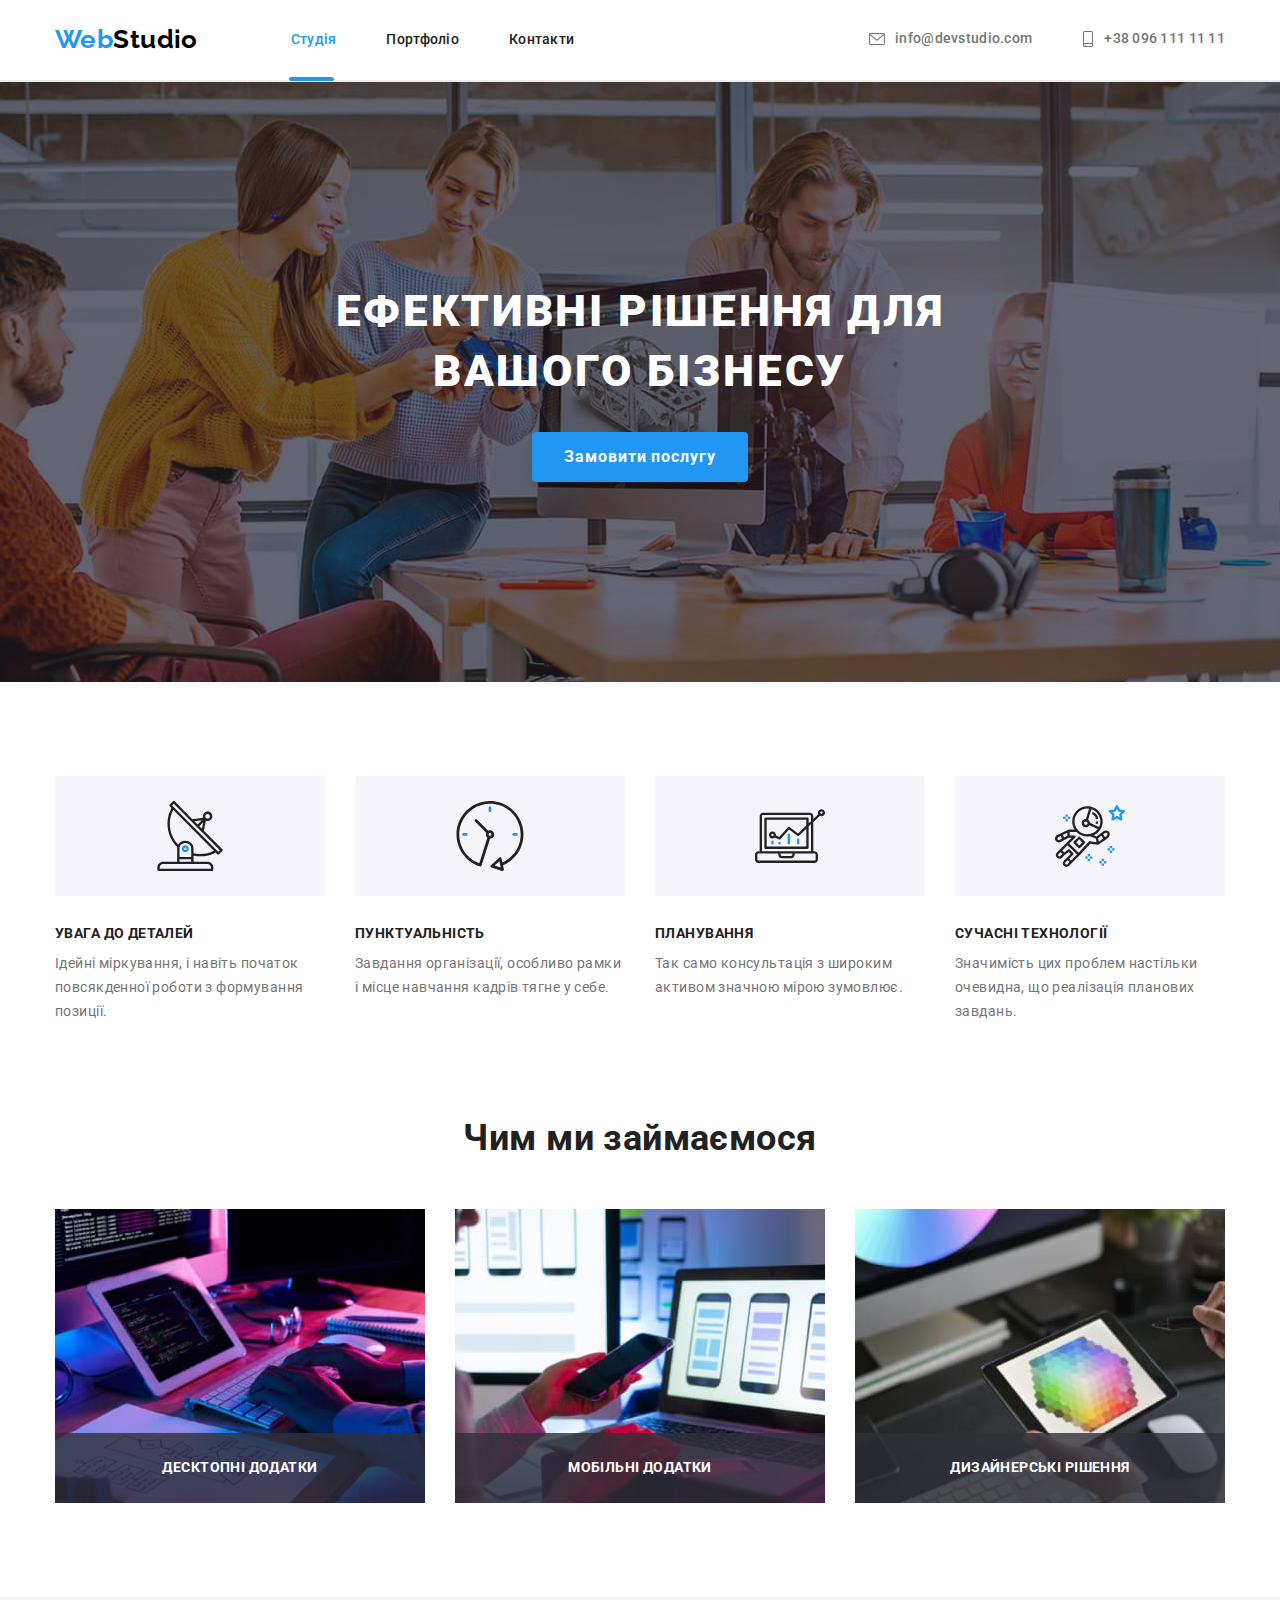
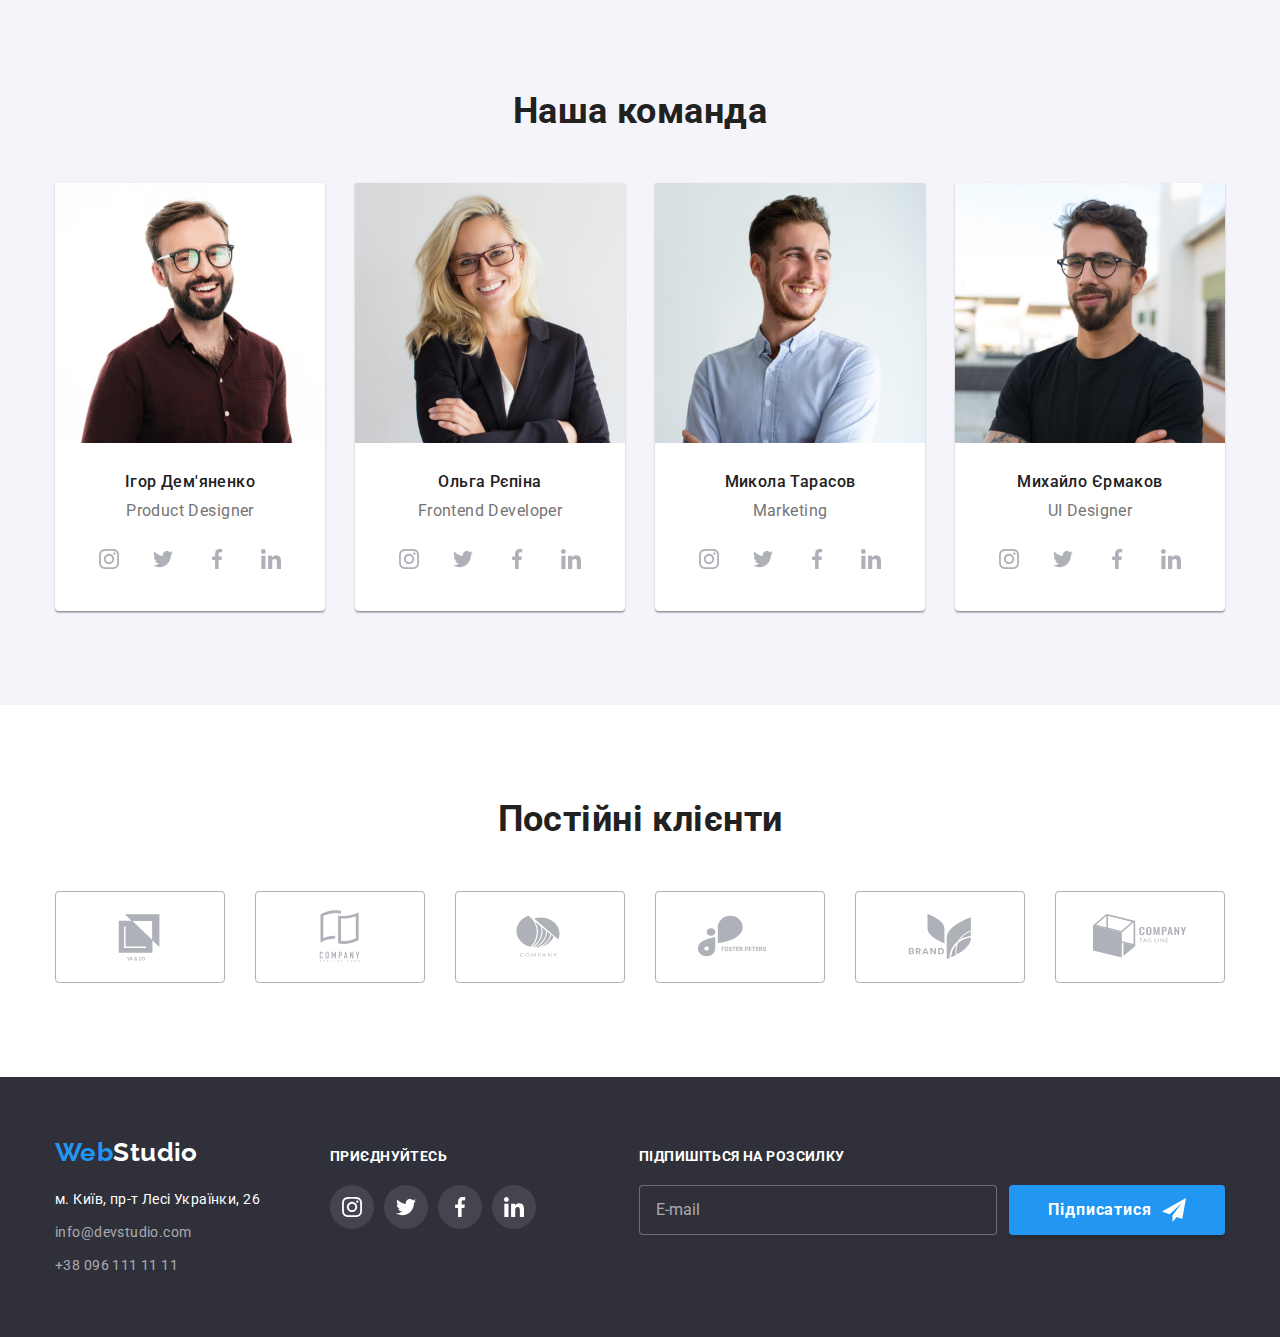
<file: index.html>
<!DOCTYPE html>
<html lang="uk">
  <head>
    <meta charset="UTF-8" />
    <meta http-equiv="X-UA-Compatible" content="IE=edge" />
    <meta name="viewport" content="width=device-width, initial-scale=1.0" />
    <title>Web Studio</title>
    <link rel="preconnect" href="https://fonts.googleapis.com" />
    <link rel="preconnect" href="https://fonts.gstatic.com" crossorigin />
    <link
      href="https://fonts.googleapis.com/css2?family=Raleway:wght@700&family=Roboto:wght@400;500;700;900&display=swap"
      rel="stylesheet"
    />
    <link
      rel="stylesheet"
      href="https://cdnjs.cloudflare.com/ajax/libs/modern-normalize/1.1.0/modern-normalize.min.css"
    />
    <link rel="stylesheet" href="./css/styles.css" />
  </head>
  <body>
    <header class="header">
      <div class="container header-container">
        <nav class="header-navigation">
          <a class="header-logo link" href="./index.html"><span class="accent">Web</span>Studio</a>
          <ul class="header-list list">
            <li class="header-item">
              <a class="header-link link current" href="./index.html">Студія</a>
            </li>
            <li class="header-item">
              <a class="header-link link" href="./portfolio.html">Портфоліо</a>
            </li>
            <li class="header-item">
              <a class="header-link link" href="">Контакти</a>
            </li>
          </ul>
        </nav>
        <ul class="header-list list header-contacts">
          <li class="header-item">
            <a class="header-mail link" href="mailto:info@devstudio.com">
              <svg class="header-envelope" width="16" height="12">
                <use href="./images/icons.svg#icon-envelope"></use>
              </svg>
              info@devstudio.com
            </a>
          </li>
          <li class="header-item">
            <a class="header-tel link" href="tel:+380961111111">
              <svg class="header-smartphone" width="12" height="16">
                <use href="./images/icons.svg#icon-smartphone"></use>
              </svg>
              +38 096 111 11 11
            </a>
          </li>
        </ul>
      </div>
    </header>
    <div class="line"></div>
    <main>
      <section class="hat">
        <div class="container">
          <h1 class="hat-title">Ефективні рішення для вашого бізнесу</h1>
          <button data-modal-open class="hat-btn" type="button">Замовити послугу</button>
          <div class="backdrop is-hidden" data-modal>
            <div class="modal">
              <button data-modal-close class="modal-close-btn">
                <svg class="modal-close-icon" width="18" height="18">
                  <use href="./images/icons.svg#close-icon"></use>
                </svg>
              </button>
              <p class="modal-text">Залиште свої дані, ми вам передзвонимо</p>
              <form class="modal-form">
                <label for="user-name" class="modal-label">
                  <span class="modal-label-text">Ім'я</span>
                  <div class="form-field">
                    <input
                      type="text"
                      class="modal-input"
                      name="user-name"
                      id="user-name"
                      required
                    />
                    <svg class="modal-black-icon" width="18" height="18">
                      <use href="./images/icons.svg#black-person-icon"></use>
                    </svg>
                  </div>
                </label>
                <label for="user-tel" class="modal-label">
                  <span class="modal-label-text">Телефон</span>
                  <div class="form-field">
                    <input type="tel" class="modal-input" name="user-tel" id="user-tel" required />
                    <svg class="modal-black-icon" width="18" height="18">
                      <use href="./images/icons.svg#black-phone-icon"></use>
                    </svg>
                  </div>
                </label>
                <label for="user-email" class="modal-label">
                  <span class="modal-label-text">Пошта</span>
                  <div class="form-field">
                    <input
                      type="email"
                      class="modal-input"
                      name="user-email"
                      id="user-email"
                      required
                    />
                    <svg class="modal-black-icon" width="18" height="18">
                      <use href="./images/icons.svg#black-email-icon"></use>
                    </svg>
                  </div>
                </label>
                <label class="modal-comment-label">
                  <span class="modal-label-text">Коментар</span>
                  <textarea
                    class="modal-comment"
                    name="feedback"
                    rows="5"
                    placeholder="Введіть текст"
                  ></textarea>
                </label>
                <div class="checkbox-container">
                  <input
                    type="checkbox"
                    class="input-check visually-hidden"
                    name="privacy"
                    value="true"
                    id="privacy"
                    required
                  />
                  <label for="privacy" class="check-text">
                    <span>
                      <svg class="features-item-icon" width="16" height="15">
                        <use href="./images/icons.svg#icon-check"></use>
                      </svg>
                    </span>
                    Погоджуюся з розсилкою та приймаю
                    <a
                      class="modal-link"
                      href=""
                      target="_blank"
                      rel="noopener noreferrer nofollow"
                    >
                      Умови договору</a
                    >
                  </label>
                </div>
                <button type="submit" class="modal-submit-btn">Відправити</button>
              </form>
            </div>
          </div>
        </div>
      </section>
      <section class="features section">
        <div class="container">
          <h2 class="visually-hidden">Переваги</h2>
          <ul class="features-list list">
            <li class="features-item">
              <div class="features-block">
                <svg class="features-item-icon" width="70" height="70">
                  <use href="./images/icons.svg#icon-antenna"></use>
                </svg>
              </div>
              <h3 class="features-subtitle">Увага до деталей</h3>
              <p class="features-text">
                Ідейні міркування, і навіть початок повсякденної роботи з формування позиції.
              </p>
            </li>
            <li class="features-item">
              <div class="features-block">
                <svg class="features-item-icon" width="70" height="70">
                  <use href="./images/icons.svg#icon-clock"></use>
                </svg>
              </div>
              <h3 class="features-subtitle">Пунктуальність</h3>
              <p class="features-text">
                Завдання організації, особливо рамки і місце навчання кадрів тягне у себе.
              </p>
            </li>
            <li class="features-item">
              <div class="features-block">
                <svg class="features-item-icon" width="70" height="70">
                  <use href="./images/icons.svg#icon-diagram"></use>
                </svg>
              </div>
              <h3 class="features-subtitle">Планування</h3>
              <p class="features-text">
                Так само консультація з широким активом значною мірою зумовлює.
              </p>
            </li>
            <li class="features-item">
              <div class="features-block">
                <svg class="features-item-icon" width="70" height="70">
                  <use href="./images/icons.svg#icon-astronaut"></use>
                </svg>
              </div>
              <h3 class="features-subtitle">Сучасні технології</h3>
              <p class="features-text">
                Значимість цих проблем настільки очевидна, що реалізація планових завдань.
              </p>
            </li>
          </ul>
        </div>
      </section>
      <section class="tasks section">
        <div class="container">
          <h2 class="tasks-title">Чим ми займаємося</h2>
          <ul class="tasks-list list">
            <li class="tasks-item">
              <img src="./images/about-img-1.jpg" alt="technology" width="370" height="294" />
              <p class="tasks-text">Десктопні додатки</p>
            </li>
            <li class="tasks-item">
              <img src="./images/about-img-2.jpg" alt="technology" width="370" height="294" />
              <p class="tasks-text">Мобільні додатки</p>
            </li>
            <li class="tasks-item">
              <img src="./images/about-img-3.jpg" alt="technology" width="370" height="294" />
              <p class="tasks-text">Дизайнерські рішення</p>
            </li>
          </ul>
        </div>
      </section>
      <section class="team section">
        <div class="container">
          <h2 class="team-title">Наша команда</h2>
          <ul class="team-list list">
            <li class="team-item">
              <img src="./images/person-img-1.jpg" alt="team" width="270" height="260" />
              <div class="team-content">
                <h3 class="team-member">Ігор Дем'яненко</h3>
                <p class="team-text">Product Designer</p>

                <ul class="soc-links-list list">
                  <li class="soc-links-item">
                    <a class="team-soc-links link" href="">
                      <svg class="team-soc-links-svg" width="20" height="20">
                        <use href="./images/icons.svg#icon-instagram"></use>
                      </svg>
                    </a>
                  </li>
                  <li class="soc-links-item">
                    <a class="team-soc-links link" href="">
                      <svg class="team-soc-links-svg" width="20" height="20">
                        <use href="./images/icons.svg#icon-twitter"></use>
                      </svg>
                    </a>
                  </li>
                  <li class="soc-links-item">
                    <a class="team-soc-links link" href="">
                      <svg class="team-soc-links-svg" width="20" height="20">
                        <use href="./images/icons.svg#icon-facebook"></use>
                      </svg>
                    </a>
                  </li>
                  <li class="soc-links-item">
                    <a class="team-soc-links link" href="">
                      <svg class="team-soc-links-svg" width="20" height="20">
                        <use href="./images/icons.svg#icon-linkedin"></use>
                      </svg>
                    </a>
                  </li>
                </ul>
              </div>
            </li>
            <li class="team-item">
              <img src="./images/person-img-2.jpg" alt="team" width="270" height="260" />
              <div class="team-content">
                <h3 class="team-member">Ольга Рєпіна</h3>
                <p class="team-text">Frontend Developer</p>

                <ul class="soc-links-list list">
                  <li class="soc-links-item">
                    <a class="team-soc-links link" href="">
                      <svg class="team-soc-links-svg" width="20" height="20">
                        <use href="./images/icons.svg#icon-instagram"></use>
                      </svg>
                    </a>
                  </li>
                  <li class="soc-links-item">
                    <a class="team-soc-links link" href="">
                      <svg class="team-soc-links-svg" width="20" height="20">
                        <use href="./images/icons.svg#icon-twitter"></use>
                      </svg>
                    </a>
                  </li>
                  <li class="soc-links-item">
                    <a class="team-soc-links link" href="">
                      <svg class="team-soc-links-svg" width="20" height="20">
                        <use href="./images/icons.svg#icon-facebook"></use>
                      </svg>
                    </a>
                  </li>
                  <li class="soc-links-item">
                    <a class="team-soc-links link" href="">
                      <svg class="team-soc-links-svg" width="20" height="20">
                        <use href="./images/icons.svg#icon-linkedin"></use>
                      </svg>
                    </a>
                  </li>
                </ul>
              </div>
            </li>
            <li class="team-item">
              <img src="./images/person-img-3.jpg" alt="team" width="270" height="260" />
              <div class="team-content">
                <h3 class="team-member">Микола Тарасов</h3>
                <p class="team-text">Marketing</p>

                <ul class="soc-links-list list">
                  <li class="soc-links-item">
                    <a class="team-soc-links link" href="">
                      <svg class="team-soc-links-svg" width="20" height="20">
                        <use href="./images/icons.svg#icon-instagram"></use>
                      </svg>
                    </a>
                  </li>
                  <li class="soc-links-item">
                    <a class="team-soc-links link" href="">
                      <svg class="team-soc-links-svg" width="20" height="20">
                        <use href="./images/icons.svg#icon-twitter"></use>
                      </svg>
                    </a>
                  </li>
                  <li class="soc-links-item">
                    <a class="team-soc-links link" href="">
                      <svg class="team-soc-links-svg" width="20" height="20">
                        <use href="./images/icons.svg#icon-facebook"></use>
                      </svg>
                    </a>
                  </li>
                  <li class="soc-links-item">
                    <a class="team-soc-links link" href="">
                      <svg class="team-soc-links-svg" width="20" height="20">
                        <use href="./images/icons.svg#icon-linkedin"></use>
                      </svg>
                    </a>
                  </li>
                </ul>
              </div>
            </li>
            <li class="team-item">
              <img src="./images/person-img-4.jpg" alt="team" width="270" height="260" />
              <div class="team-content">
                <h3 class="team-member">Михайло Єрмаков</h3>
                <p class="team-text">UI Designer</p>

                <ul class="soc-links-list list">
                  <li class="soc-links-item">
                    <a class="team-soc-links link" href="">
                      <svg class="team-soc-links-svg" width="20" height="20">
                        <use href="./images/icons.svg#icon-instagram"></use>
                      </svg>
                    </a>
                  </li>
                  <li class="soc-links-item">
                    <a class="team-soc-links link" href="">
                      <svg class="team-soc-links-svg" width="20" height="20">
                        <use href="./images/icons.svg#icon-twitter"></use>
                      </svg>
                    </a>
                  </li>
                  <li class="soc-links-item">
                    <a class="team-soc-links link" href="">
                      <svg class="team-soc-links-svg" width="20" height="20">
                        <use href="./images/icons.svg#icon-facebook"></use>
                      </svg>
                    </a>
                  </li>
                  <li class="soc-links-item">
                    <a class="team-soc-links link" href="">
                      <svg class="team-soc-links-svg" width="20" height="20">
                        <use href="./images/icons.svg#icon-linkedin"></use>
                      </svg>
                    </a>
                  </li>
                </ul>
              </div>
            </li>
          </ul>
        </div>
      </section>
      <section class="clients section">
        <div class="container">
          <h2 class="clients-title">Постійні клієнти</h2>
          <ul class="clients-list list">
            <li class="clients-item">
              <a class="clients-link link" href="">
                <svg class="clients-svg" width="106" height="60">
                  <use href="./images/icons.svg#icon-logo"></use>
                </svg>
              </a>
            </li>
            <li class="clients-item">
              <a class="clients-link link" href="">
                <svg class="clients-svg" width="106" height="60">
                  <use href="./images/icons.svg#icon-logo-1"></use>
                </svg>
              </a>
            </li>
            <li class="clients-item">
              <a class="clients-link link" href="">
                <svg class="clients-svg" width="106" height="60">
                  <use href="./images/icons.svg#icon-logo-2"></use>
                </svg>
              </a>
            </li>
            <li class="clients-item">
              <a class="clients-link link" href="">
                <svg class="clients-svg" width="106" height="60">
                  <use href="./images/icons.svg#icon-logo-3"></use>
                </svg>
              </a>
            </li>
            <li class="clients-item">
              <a class="clients-link link" href="">
                <svg class="clients-svg" width="106" height="60">
                  <use href="./images/icons.svg#icon-logo-4"></use>
                </svg>
              </a>
            </li>
            <li class="clients-item">
              <a class="clients-link link" href="">
                <svg class="clients-svg" width="106" height="60">
                  <use href="./images/icons.svg#icon-logo-5"></use>
                </svg>
              </a>
            </li>
          </ul>
        </div>
      </section>
    </main>
    <footer class="footer">
      <div class="container footer-container">
        <div>
          <a class="footer-logo link" href="./index.html"><span class="accent">Web</span>Studio</a>
          <address class="footer-address">
            <ul class="footer-list list">
              <li class="footer-item">
                <a
                  class="footer-maps link"
                  href="https://goo.gl/maps/TCmqXBRyPnhUiUE29"
                  target="_blank"
                  rel="noopener noreferrer nofollow"
                >
                  м. Київ, пр-т Лесі Українки, 26
                </a>
              </li>
              <li class="footer-item">
                <a class="footer-mail link" href="mailto:info@devstudio.com">info@devstudio.com</a>
              </li>
              <li class="footer-item">
                <a class="footer-tel link" href="tel:+380961111111">+38 096 111 11 11</a>
              </li>
            </ul>
          </address>
        </div>
        <div class="soc-links">
          <p class="links-text">приєднуйтесь</p>
          <ul class="soc-links-list list">
            <li class="soc-links-item">
              <a class="footer-soc-links link" href="">
                <svg class="footer-soc-links-svg" width="20" height="20">
                  <use href="./images/icons.svg#icon-instagram"></use>
                </svg>
              </a>
            </li>
            <li class="soc-links-item">
              <a class="footer-soc-links link" href="">
                <svg class="footer-soc-links-svg" width="20" height="20">
                  <use href="./images/icons.svg#icon-twitter"></use>
                </svg>
              </a>
            </li>
            <li class="soc-links-item">
              <a class="footer-soc-links link" href="">
                <svg class="footer-soc-links-svg" width="20" height="20">
                  <use href="./images/icons.svg#icon-facebook"></use>
                </svg>
              </a>
            </li>
            <li class="soc-links-item">
              <a class="footer-soc-links link" href="">
                <svg class="footer-soc-links-svg" width="20" height="20">
                  <use href="./images/icons.svg#icon-linkedin"></use>
                </svg>
              </a>
            </li>
          </ul>
        </div>
        <form class="subscribe">
          <p class="subscribe-text">Підпишіться на розсилку</p>
          <div class="subscribe-submit-items">
            <label for="user-email">
              <input
                class="email-input"
                type="email"
                placeholder="E-mail"
                name="user-email"
                id="user-email"
                required
              />
            </label>
            <button class="subscribe-submit-btn" type="submit">
              Підписатися
              <svg class="send-icon" width="24" height="24">
                <use href="./images/icons.svg#icon-send"></use>
              </svg>
            </button>
          </div>
        </form>
      </div>
    </footer>
    <script src="./js/modal.js"></script>
  </body>
</html>
</file>
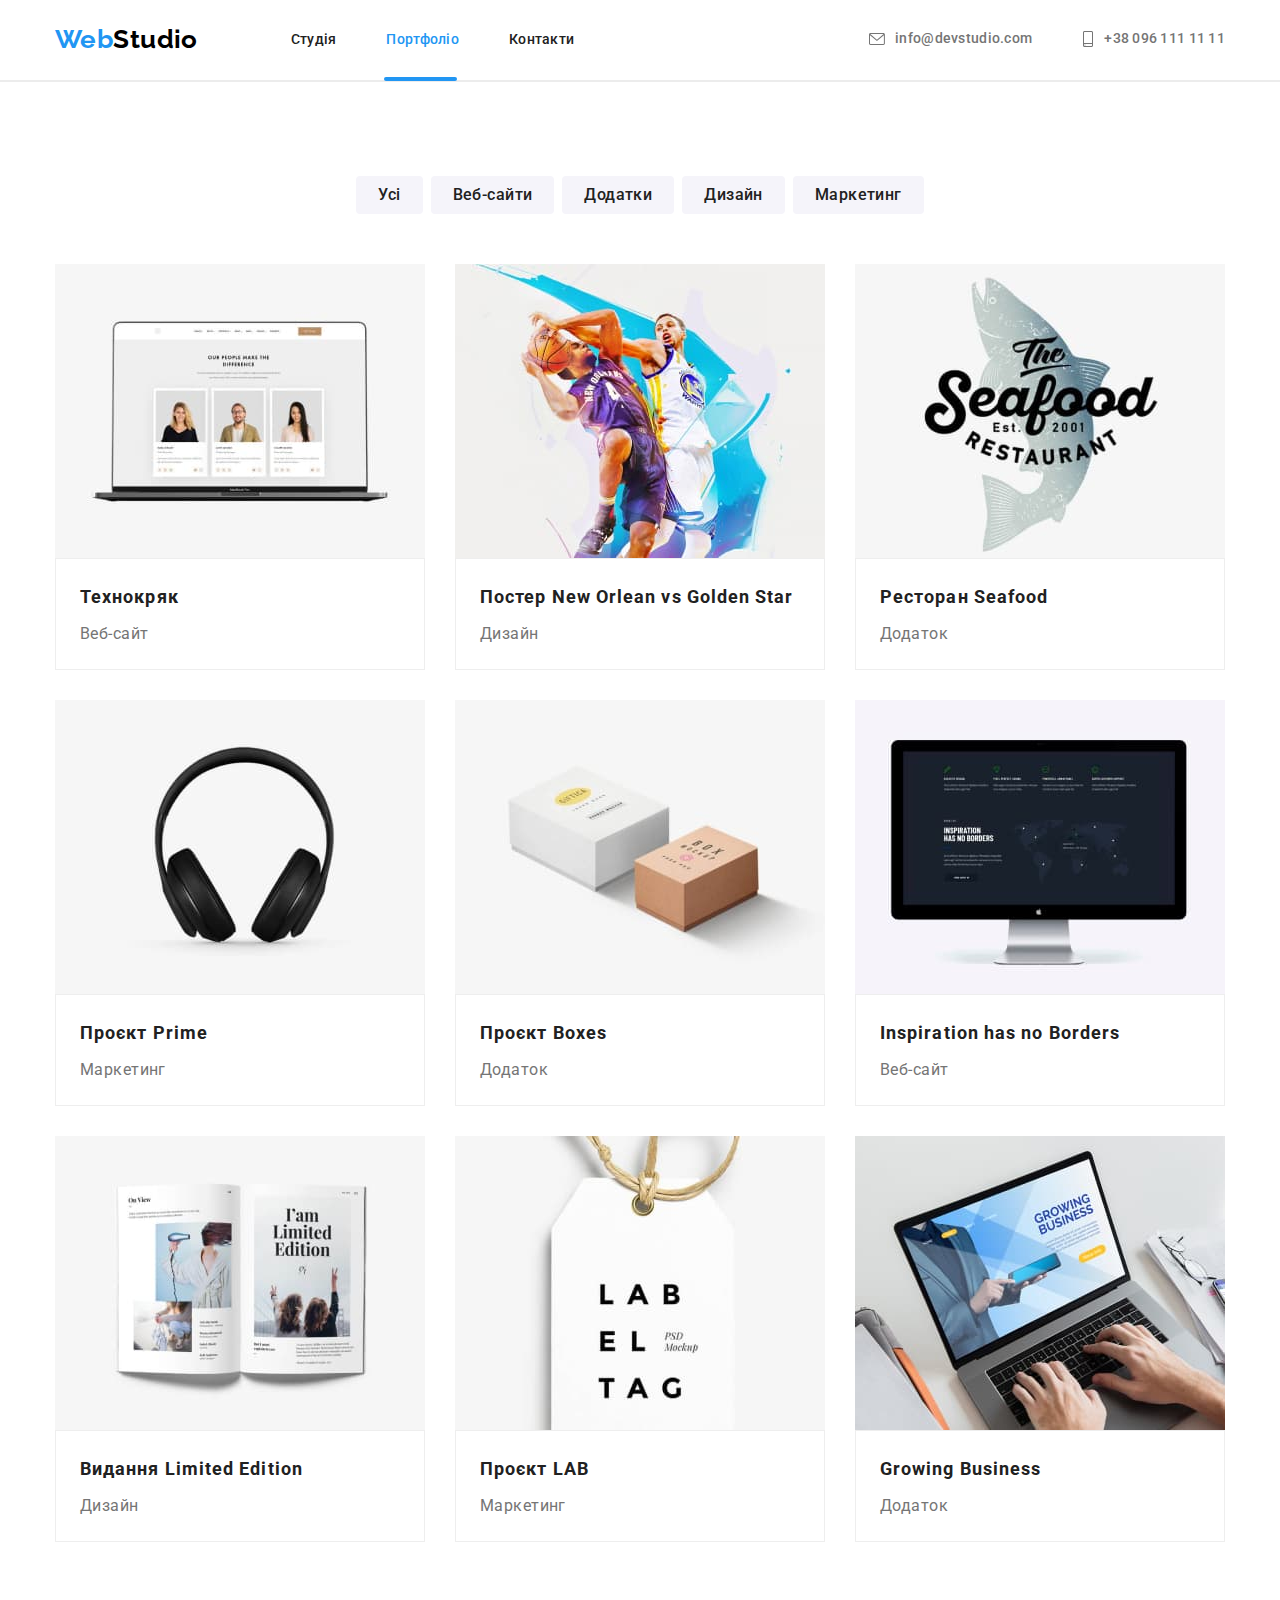
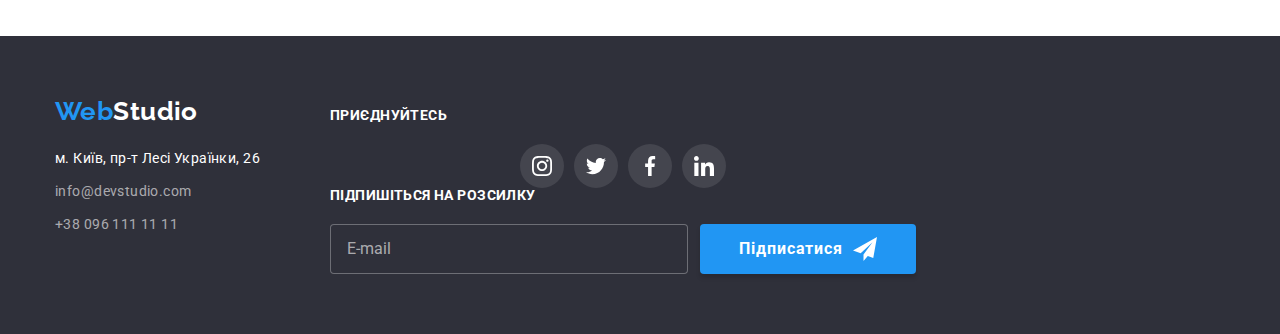
<file: portfolio.html>
<!DOCTYPE html>
<html lang="uk">
  <head>
    <meta charset="UTF-8" />
    <meta http-equiv="X-UA-Compatible" content="IE=edge" />
    <meta name="viewport" content="width=device-width, initial-scale=1.0" />
    <title>Web Studio</title>
    <link rel="preconnect" href="https://fonts.googleapis.com" />
    <link rel="preconnect" href="https://fonts.gstatic.com" crossorigin />
    <link
      href="https://fonts.googleapis.com/css2?family=Raleway:wght@700&family=Roboto:wght@400;500;700;900&display=swap"
      rel="stylesheet"
    />
    <link
      rel="stylesheet"
      href="https://cdnjs.cloudflare.com/ajax/libs/modern-normalize/1.1.0/modern-normalize.min.css"
    />
    <link rel="stylesheet" href="./css/styles.css" />
  </head>
  <body>
    <header class="header">
      <div class="container header-container">
        <nav class="header-navigation">
          <a class="header-logo link" href="./index.html"><span class="accent">Web</span>Studio</a>
          <ul class="header-list list">
            <li class="header-item">
              <a class="header-link link" href="./index.html">Студія</a>
            </li>
            <li class="header-item">
              <a class="header-link link current" href="./portfolio.html">Портфоліо</a>
            </li>
            <li class="header-item">
              <a class="header-link link" href="">Контакти</a>
            </li>
          </ul>
        </nav>
        <ul class="header-list list header-contacts">
          <li class="header-item">
            <a class="header-mail link" href="mailto:info@devstudio.com">
              <svg class="header-envelope" width="16" height="12">
                <use href="./images/icons.svg#icon-envelope"></use>
              </svg>
              info@devstudio.com
            </a>
          </li>
          <li class="header-item">
            <a class="header-tel link" href="tel:+380961111111">
              <svg class="header-smartphone" width="12" height="16">
                <use href="./images/icons.svg#icon-smartphone"></use>
              </svg>
              +38 096 111 11 11
            </a>
          </li>
        </ul>
      </div>
    </header>
    <main>
      <div class="line"></div>
      <section class="portfolio section">
        <div class="container">
          <h1 class="visually-hidden">Портфоліо</h1>
          <ul class="buttons-list list">
            <li class="buttons-item">
              <button class="btn" type="button">Усі</button>
            </li>
            <li class="buttons-item">
              <button class="btn" type="button">Веб-сайти</button>
            </li>
            <li class="buttons-item">
              <button class="btn" type="button">Додатки</button>
            </li>
            <li class="buttons-item">
              <button class="btn" type="button">Дизайн</button>
            </li>
            <li class="buttons-item">
              <button class="btn" type="button">Маркетинг</button>
            </li>
          </ul>
          <ul class="portfolio-list list">
            <li class="portfolio-item">
              <a class="portfolio-link link" href="">
                <div class="portfolio-top-wrap">
                  <img
                    src="./images/portfolio-img-1.jpg"
                    alt="portfolio"
                    width="370"
                    height="294"
                  />
                  <p class="portfolio-top-text">
                    Ресурс пропонує комплексні пропозиції з різним рівнем функціоналу та сервісів.
                    Все це дозволить відвідувачу отримати вичерпні відомості про компанію чи
                    приватну особу.
                  </p>
                </div>
                <div class="portfolio-content">
                  <h2 class="portfolio-title">Технокряк</h2>
                  <p class="portfolio-text">Веб-сайт</p>
                </div>
              </a>
            </li>
            <li class="portfolio-item">
              <a class="portfolio-link link" href="">
                <div class="portfolio-top-wrap">
                  <img
                    src="./images/portfolio-img-2.jpg"
                    alt="portfolio"
                    width="370"
                    height="294"
                  />
                  <p class="portfolio-top-text">
                    Ресурс пропонує комплексні пропозиції з різним рівнем функціоналу та сервісів.
                    Все це дозволить відвідувачу отримати вичерпні відомості про компанію чи
                    приватну особу.
                  </p>
                </div>
                <div class="portfolio-content">
                  <h2 class="portfolio-title">Постер New Orlean vs Golden Star</h2>
                  <p class="portfolio-text">Дизайн</p>
                </div>
              </a>
            </li>
            <li class="portfolio-item">
              <a class="portfolio-link link" href="">
                <div class="portfolio-top-wrap">
                  <img
                    src="./images/portfolio-img-3.jpg"
                    alt="portfolio"
                    width="370"
                    height="294"
                  />
                  <p class="portfolio-top-text">
                    Ресурс пропонує комплексні пропозиції з різним рівнем функціоналу та сервісів.
                    Все це дозволить відвідувачу отримати вичерпні відомості про компанію чи
                    приватну особу.
                  </p>
                </div>
                <div class="portfolio-content">
                  <h2 class="portfolio-title">Ресторан Seafood</h2>
                  <p class="portfolio-text">Додаток</p>
                </div>
              </a>
            </li>
            <li class="portfolio-item">
              <a class="portfolio-link link" href="">
                <div class="portfolio-top-wrap">
                  <img
                    src="./images/portfolio-img-4.jpg"
                    alt="portfolio"
                    width="370"
                    height="294"
                  />
                  <p class="portfolio-top-text">
                    Ресурс пропонує комплексні пропозиції з різним рівнем функціоналу та сервісів.
                    Все це дозволить відвідувачу отримати вичерпні відомості про компанію чи
                    приватну особу.
                  </p>
                </div>
                <div class="portfolio-content">
                  <h2 class="portfolio-title">Проєкт Prime</h2>
                  <p class="portfolio-text">Маркетинг</p>
                </div>
              </a>
            </li>
            <li class="portfolio-item">
              <a class="portfolio-link link" href="">
                <div class="portfolio-top-wrap">
                  <img
                    src="./images/portfolio-img-5.jpg"
                    alt="portfolio"
                    width="370"
                    height="294"
                  />
                  <p class="portfolio-top-text">
                    Ресурс пропонує комплексні пропозиції з різним рівнем функціоналу та сервісів.
                    Все це дозволить відвідувачу отримати вичерпні відомості про компанію чи
                    приватну особу.
                  </p>
                </div>
                <div class="portfolio-content">
                  <h2 class="portfolio-title">Проєкт Boxes</h2>
                  <p class="portfolio-text">Додаток</p>
                </div>
              </a>
            </li>
            <li class="portfolio-item">
              <a class="portfolio-link link" href="">
                <div class="portfolio-top-wrap">
                  <img
                    src="./images/portfolio-img-6.jpg"
                    alt="portfolio"
                    width="370"
                    height="294"
                  />
                  <p class="portfolio-top-text">
                    Ресурс пропонує комплексні пропозиції з різним рівнем функціоналу та сервісів.
                    Все це дозволить відвідувачу отримати вичерпні відомості про компанію чи
                    приватну особу.
                  </p>
                </div>
                <div class="portfolio-content">
                  <h2 class="portfolio-title">Inspiration has no Borders</h2>
                  <p class="portfolio-text">Веб-сайт</p>
                </div>
              </a>
            </li>
            <li class="portfolio-item">
              <a class="portfolio-link link" href="">
                <div class="portfolio-top-wrap">
                  <img
                    src="./images/portfolio-img-7.jpg"
                    alt="portfolio"
                    width="370"
                    height="294"
                  />
                  <p class="portfolio-top-text">
                    Ресурс пропонує комплексні пропозиції з різним рівнем функціоналу та сервісів.
                    Все це дозволить відвідувачу отримати вичерпні відомості про компанію чи
                    приватну особу.
                  </p>
                </div>
                <div class="portfolio-content">
                  <h2 class="portfolio-title">Видання Limited Edition</h2>
                  <p class="portfolio-text">Дизайн</p>
                </div>
              </a>
            </li>
            <li class="portfolio-item">
              <a class="portfolio-link link" href="">
                <div class="portfolio-top-wrap">
                  <img
                    src="./images/portfolio-img-8.jpg"
                    alt="portfolio"
                    width="370"
                    height="294"
                  />
                  <p class="portfolio-top-text">
                    Ресурс пропонує комплексні пропозиції з різним рівнем функціоналу та сервісів.
                    Все це дозволить відвідувачу отримати вичерпні відомості про компанію чи
                    приватну особу.
                  </p>
                </div>
                <div class="portfolio-content">
                  <h2 class="portfolio-title">Проєкт LAB</h2>
                  <p class="portfolio-text">Маркетинг</p>
                </div>
              </a>
            </li>
            <li class="portfolio-item">
              <a class="portfolio-link link" href="">
                <div class="portfolio-top-wrap">
                  <img
                    src="./images/portfolio-img-9.jpg"
                    alt="portfolio"
                    width="370"
                    height="294"
                  />
                  <p class="portfolio-top-text">
                    Ресурс пропонує комплексні пропозиції з різним рівнем функціоналу та сервісів.
                    Все це дозволить відвідувачу отримати вичерпні відомості про компанію чи
                    приватну особу.
                  </p>
                </div>
                <div class="portfolio-content">
                  <h2 class="portfolio-title">Growing Business</h2>
                  <p class="portfolio-text">Додаток</p>
                </div>
              </a>
            </li>
          </ul>
        </div>
      </section>
    </main>
    <footer class="footer">
      <div class="container footer-container">
        <div>
          <a class="footer-logo link" href="./index.html"><span class="accent">Web</span>Studio</a>
          <address class="footer-address">
            <ul class="footer-list list">
              <li class="footer-item">
                <a
                  class="footer-maps link"
                  href="https://goo.gl/maps/TCmqXBRyPnhUiUE29"
                  target="_blank"
                  rel="noopener noreferrer nofollow"
                  >м. Київ, пр-т Лесі Українки, 26</a
                >
              </li>
              <li class="footer-item">
                <a class="footer-mail link" href="mailto:info@devstudio.com">info@devstudio.com</a>
              </li>
              <li class="footer-item">
                <a class="footer-tel link" href="tel:+380961111111">+38 096 111 11 11</a>
              </li>
            </ul>
          </address>
        </div>
        <div class="soc-links">
          <p class="links-text">приєднуйтесь</p>
          <ul class="soc-links-list list">
            <li class="soc-links-item">
              <a class="footer-soc-links link" href="">
                <svg class="footer-soc-links-svg" width="20" height="20">
                  <use href="./images/icons.svg#icon-instagram"></use>
                </svg>
              </a>
            </li>
            <li class="soc-links-item">
              <a class="footer-soc-links link" href="">
                <svg class="footer-soc-links-svg" width="20" height="20">
                  <use href="./images/icons.svg#icon-twitter"></use>
                </svg>
              </a>
            </li>
            <li class="soc-links-item">
              <a class="footer-soc-links link" href="">
                <svg class="footer-soc-links-svg" width="20" height="20">
                  <use href="./images/icons.svg#icon-facebook"></use>
                </svg>
              </a>
            </li>
            <li class="soc-links-item">
              <a class="footer-soc-links link" href="">
                <svg class="footer-soc-links-svg" width="20" height="20">
                  <use href="./images/icons.svg#icon-linkedin"></use>
                </svg>
              </a>
            </li>
          </ul>
          <form class="subscribe">
          <p class="subscribe-text">Підпишіться на розсилку</p>
          <div class="subscribe-submit-items">
            <label for="user-email">
              <input
                class="email-input"
                type="email"
                placeholder="E-mail"
                name="user-email"
                id="user-email"
                required
              />
            </label>
            <button class="subscribe-submit-btn" type="submit">
              Підписатися
              <svg class="send-icon" width="24" height="24">
                <use href="./images/icons.svg#icon-send"></use>
              </svg>
            </button>
          </div>
        </form>
      </div>
    </footer>
    <script src="./js/modal.js"></script>
  </body>
</html>
</file>
<file: css/styles.css>
:root {
  --main-color: #ffffff;
  --second-color: #757575;
  --accent-color: #2196f3;
  --second-background-color: #2f303a;
  --third-background-color: #f5f4fa;
  --logo-color: #000000;
  --main-font-size: 14px;
  --second-font-size: 16px;
  --bold-font-weight: 700;
  --semibold-font-weight: 500;
}
body {
  font-family: "Roboto", sans-serif;
  font-size: var(--main-font-size);
  color: #212121;
  background-color: var(--main-color);
  letter-spacing: 0.03em;
}
p,
h1,
h2,
h3,
h4,
h5,
h6 {
  margin: 0;
}
ul,
ol {
  margin: 0;
  padding-left: 0;
}
img {
  display: block;
  max-width: 100%;
  height: auto;
}
button {
  display: block;
  cursor: pointer;
  border: none;
  border-radius: 4px;
}
.section {
  padding-top: 94px;
  padding-bottom: 94px;
}
.container {
  width: 1200px;
  padding-left: 15px;
  padding-right: 15px;
  margin: 0 auto;
}
.link {
  text-decoration: none;
}
.list {
  list-style: none;
  padding-left: 0;
  margin: 0;
}
.visually-hidden {
  position: absolute;
  width: 1px;
  height: 1px;
  margin: -1px;
  border: 0;
  padding: 0;

  white-space: nowrap;
  clip-path: inset(100%);
  clip: rect(0 0 0 0);
  overflow: hidden;
}
.modal {
  position: absolute;
  width: 528px;
  height: 581px;
  top: 50%;
  left: 50%;
  border-radius: 4px;
  background: var(--main-color);
  box-shadow: 0px 1px 3px rgba(0, 0, 0, 0.12), 0px 1px 1px rgba(0, 0, 0, 0.14),
    0px 2px 1px rgba(0, 0, 0, 0.2);
  transform: translate(-50%, -50%) scale(1);
  padding: 40px;
}
.modal-close-btn {
  width: 30px;
  height: 30px;
  border-radius: 50%;
  border: 1px solid rgba(0, 0, 0, 0.1);
  background-color: transparent;
  position: absolute;
  top: 10px;
  right: 10px;
  display: flex;
  justify-content: center;
  align-items: center;
  transition: fill 250ms cubic-bezier(0.4, 0, 0.2, 1);
}
.modal-close-btn:hover,
.modal-close-btn:focus {
  fill: var(--accent-color);
}
.modal-form {
  display: flex;
  flex-direction: column;
}
.modal-text {
  font-weight: 700;
  font-size: 20px;
  line-height: 1.15;
  text-align: center;
  margin-bottom: 12px;
}
.modal-label {
  margin-bottom: 10px;
}
.modal-label-text {
  font-size: 12px;
  font-weight: 400;
  line-height: 1.16;
  letter-spacing: 0.01em;
  color: var(--second-color);
  display: block;
  margin-bottom: 4px;
}
.modal-black-icon {
  position: absolute;
  top: 50%;
  left: 12px;
  transform: translateY(-50%);
  transition: fill 250ms cubic-bezier(0.4, 0, 0.2, 1);
}
.modal-input {
  width: 100%;
  height: 40px;
  border: 1px solid rgba(33, 33, 33, 0.2);
  border-radius: 4px;
  padding: 0 42px;
  font-size: var(--second-font-size);
  transition: border 250ms cubic-bezier(0.4, 0, 0.2, 1);
}
.modal-input:focus {
  outline: transparent;
  border: 1px solid var(--accent-color);
}

.modal-input:focus ~ .modal-black-icon {
  fill: #2196f3;
}
.form-field {
  position: relative;
}
.modal-link {
  color: var(--accent-color);
  margin-left: 5px;
}
.modal-comment-label {
  margin-bottom: 20px;
}
.modal-comment {
  width: 100%;
  height: 120px;
  border-radius: 4px;
  resize: none;
  padding: 12px 16px;
  font-size: 12px;
  border: 1px solid rgba(33, 33, 33, 0.2);
  transition: border 250ms cubic-bezier(0.4, 0, 0.2, 1);
}
.modal-comment:focus {
  outline: transparent;
  border: 1px solid var(--accent-color);
}
.modal-comment::placeholder {
  font-weight: 400;
  font-size: 12px;
  line-height: 1.16;
  letter-spacing: 0.01em;
  color: rgba(117, 117, 117, 0.5);
}
.check-text {
  display: flex;
  align-items: center;
  color: var(--second-color);
}
.check-text span {
  width: 16px;
  height: 15px;
  border: 2px solid #212121;
  border-radius: 2px;
  margin-right: 5px;
  display: flex;
  align-items: center;
  justify-content: center;
  fill: transparent;
}
.input-check:checked + .check-text span {
  background-color: var(--accent-color);
  border-color: transparent;
  fill: var(--main-color);
}
.checkbox-container {
  display: flex;
  justify-content: center;
  margin-bottom: 30px;
}

.backdrop {
  position: fixed;
  top: 0;
  left: 0;
  width: 100%;
  height: 100%;
  background-color: rgba(0, 0, 0, 0.5);
  opacity: 1;
  visibility: visible;
  transition: opacity 250ms cubic-bezier(0.4, 0, 0.2, 1),
    visibility 250ms cubic-bezier(0.4, 0, 0.2, 1);
}
.is-hidden {
  visibility: hidden;
  opacity: 0;
  pointer-events: none;
}
/* < -------------------------------    HEADER    ------------------- > */
.header {
  padding-top: 24px;
  padding-bottom: 25px;
}
.header-container {
  display: flex;
  align-items: center;
}
.header-navigation {
  display: flex;
  align-items: center;
}
.header-logo {
  font-family: "Raleway";
  font-weight: var(--bold-font-weight);
  font-size: 26px;
  line-height: 1.19;
  color: var(--logo-color);
  margin-right: 93px;
}
.header-contacts {
  margin-left: auto;
}
.header-list {
  display: flex;
  gap: 50px;
}
.header-link {
  font-weight: var(--semibold-font-weight);
  line-height: 1.14;
  letter-spacing: 0.02em;
  color: inherit;
  padding: 32px 0;
  transition: color 250ms cubic-bezier(0.4, 0, 0.2, 1);
}

.footer-tel:focus,
.footer-tel:hover,
.footer-mail:hover,
.footer-mail:focus,
.footer-maps:hover,
.footer-maps:focus {
  color: var(--accent-color);
}
.header-link:focus,
.header-link:hover,
.header-mail:hover,
.header-mail:focus,
.header-tel:focus,
.header-tel:hover {
  color: var(--accent-color);
}

.accent {
  color: var(--accent-color);
}
.current {
  color: var(--accent-color);
  position: relative;
}
.current::after {
  content: "";
  position: absolute;
  width: 100%;
  height: 4px;
  bottom: 0;
  left: 0;
  background: var(--accent-color);
  border-radius: 2px;
  margin: -2px;
  transition: transform 500ms;
}
.current:hover::after {
  transition: transform 500ms;
}

.header-mail,
.header-tel {
  font-weight: var(--semibold-font-weight);
  line-height: 1.14;
  letter-spacing: 0.02em;
  color: var(--second-color);
  display: flex;
  align-items: center;
  transition: color 250ms cubic-bezier(0.4, 0, 0.2, 1);
}
.header-envelope,
.header-smartphone {
  margin-right: 10px;
  fill: currentColor;
}
.line {
  background-color: #ececec;
  width: 100%;
  border: 1px solid #ececec;
}
/* < -------------------------------    HAT    ------------------- > */
.hat {
  background-color: var(--second-background-color);
  padding: 200px 0;
  background-image: linear-gradient(rgba(47, 48, 58, 0.4), rgba(47, 48, 58, 0.4)),
    url(../images/bg-img.jpg);
  background-repeat: no-repeat;
  background-position: center;
  background-size: cover;
  max-width: 1600px;
  height: 600px;
  margin: 0 auto;
}

.hat-title {
  font-weight: 900;
  font-size: 44px;
  line-height: 1.36;
  letter-spacing: 0.06em;
  text-transform: uppercase;
  color: var(--main-color);
  width: 696px;
  text-align: center;
  margin: 0 auto;
  margin-bottom: 30px;
}
.modal-submit-btn,
.subscribe-submit-btn,
.hat-btn {
  cursor: pointer;
  background-color: var(--accent-color);
  font-family: inherit;
  font-weight: var(--bold-font-weight);
  font-size: var(--second-font-size);
  line-height: 1.88;
  letter-spacing: 0.06em;
  color: var(--main-color);
  border: var(--accent-color);
  min-width: 216px;
  padding: 10px 32px;
  box-shadow: 0px 4px 4px rgba(0, 0, 0, 0.15);
  margin: 0 auto;
  transition: background-color 250ms cubic-bezier(0.4, 0, 0.2, 1);
}

.hat-btn:hover,
.hat-btn:focus,
.modal-submit-btn:hover,
.modal-submit-btn:focus,
.subscribe-submit-btn:hover,
.subscribe-submit-btn:focus {
  background-color: #188ce8;
}
/* < -------------------------------    FEATURES   ------------------- > */

.features {
}
.features-block {
  margin: 0 auto;
  display: flex;
  width: 270px;
  height: 120px;
  justify-content: center;
  align-items: center;
  background-color: var(--third-background-color);
  margin-bottom: 30px;
}
.features-list {
  display: flex;
  gap: 30px;
}
.features-item {
  text-align: left;
  max-width: 270px;
}
.features-item-svg {
  background-color: var(--third-background-color);
  width: 270px;
  height: 120px;
  margin-bottom: 30px;
}
.features-item-svg {
  display: flex;
  align-items: center;
  justify-content: center;
}
.features-subtitle {
  font-weight: var(--bold-font-weight);
  font-size: 14px;
  line-height: 1.14;
  text-transform: uppercase;
  margin-bottom: 10px;
}
.features-text {
  line-height: 1.71;
  color: var(--second-color);
}
/* < -------------------------------    TASKS   ------------------- > */
.tasks {
  padding-top: 0;
}
.tasks-title {
  font-weight: var(--bold-font-weight);
  font-size: 36px;
  line-height: 1.16;
  text-align: center;
}
.tasks-content {
  margin-top: 118px;
}
.tasks-list {
  margin-top: 50px;
  display: flex;
  gap: 30px;
}
.tasks-text {
  position: absolute;
  bottom: 0;
  height: 70px;
  width: 100%;
  font-weight: 700;
  line-height: 1.14;
  text-transform: uppercase;
  color: var(--main-color);
  background-color: rgba(47, 48, 58, 0.8);
  display: flex;
  justify-content: center;
  align-items: center;
}
.tasks-item {
  width: calc((100%-60px) / 3);
  position: relative;
  z-index: -1;
}
/* < -------------------------------    TEAM   ------------------- > */

.team {
  background: var(--third-background-color);
}
.team-title {
  font-weight: var(--bold-font-weight);
  font-size: 36px;
  line-height: 1.16;
  text-align: center;
}
.team-list {
  margin-top: 50px;
  display: flex;
  gap: 30px;
}
.team-item {
  width: calc((100%-90px) / 4);
  background-color: var(--main-color);
  box-shadow: 0px 1px 3px rgba(0, 0, 0, 0.12), 0px 1px 1px rgba(0, 0, 0, 0.14),
    0px 2px 1px rgba(0, 0, 0, 0.2);
  border-radius: 0px 0px 4px 4px;
}

.team-member {
  font-weight: var(--semibold-font-weight);
  font-size: var(--second-font-size);
  line-height: 1.18;
  text-align: center;
}
.team-text {
  font-size: var(--second-font-size);
  line-height: 1.18;
  color: var(--second-color);
  text-align: center;
  margin-top: 10px;
}

.soc-links-list {
  display: flex;
  gap: 10px;
  justify-content: center;
  margin-top: 16px;
}
.team-soc-links {
  width: 44px;
  height: 44px;
  border-radius: 50%;
  display: flex;
  align-items: center;
  justify-content: center;
  color: #afb1b8;
  transition: background-color 250ms cubic-bezier(0.4, 0, 0.2, 1),
    color 250ms cubic-bezier(0.4, 0, 0.2, 1);
}
.team-soc-links:hover,
.team-soc-links:focus {
  background-color: var(--accent-color);
  color: var(--main-color);
}
.team-soc-links-svg {
  fill: currentColor;
}

.team-content {
  padding: 30px 0px;
}
/* < -------------------------------    CLIENTS    ------------------- > */
.clients-title {
  font-weight: var(--bold-font-weight);
  font-size: 36px;
  line-height: 1.16;
  text-align: center;
  margin-bottom: 50px;
}
.clients-list {
  display: flex;
  gap: 30px;
}
.clients-item {
  width: 170px;
  height: 92px;
}
.clients-link:hover,
.clients-link:focus {
  border: 1px solid var(--accent-color);
  color: var(--accent-color);
}

.clients-link {
  width: 100%;
  height: 100%;
  display: flex;
  align-items: center;
  justify-content: center;
  color: #afb1b8;
  border: 1px solid #afb1b8;
  border-radius: 4px;
  transition: border 250ms cubic-bezier(0.4, 0, 0.2, 1), color 250ms cubic-bezier(0.4, 0, 0.2, 1);
}
.clients-svg {
  fill: currentColor;
}
/* < -------------------------------    FOOTER    ------------------- > */
.footer {
  background-color: var(--second-background-color);
  padding: 60px 0;
}

.footer-container {
  display: flex;
  align-items: baseline;
}
.footer-logo {
  font-family: "Raleway";
  font-weight: var(--bold-font-weight);
  font-size: 26px;
  line-height: 1.19;
  color: var(--main-color);
  display: block;
  margin-bottom: 20px;
}

.footer-address {
  font-style: normal;
}
.footer-list {
}
.footer-item:not(:last-child) {
  margin-bottom: 9px;
}
.footer-maps {
  font-weight: 400;
  line-height: 1.71;
  color: var(--main-color);
  transition: color 250ms cubic-bezier(0.4, 0, 0.2, 1);
}
.footer-mail,
.footer-tel {
  font-weight: 400;
  line-height: 1.71;
  color: rgba(255, 255, 255, 0.6);
  transition: color 250ms cubic-bezier(0.4, 0, 0.2, 1);
}
.links-container {
  display: flex;
  margin-left: 0;
}
.email-input {
  height: 50px;
  width: 358px;
  border: 1px solid rgba(255, 255, 255, 0.3);
  border-radius: 4px;
  background-color: var(--second-background-color);
  padding-left: 16px;
  transition: border 250ms cubic-bezier(0.4, 0, 0.2, 1);
  font-weight: 400;
  font-size: var(--second-font-size);
  line-height: 1.25;
  color: var(--main-color);
  transition: border 250ms cubic-bezier(0.4, 0, 0.2, 1);
}
.email-input:focus {
  outline: transparent;
  border: 1px solid var(--main-color);
}
.email-input::placeholder {
  font-weight: 400;
  font-size: var(--second-font-size);
  line-height: 1.25;
  color: rgba(255, 255, 255, 0.6);
}
.subscribe-text,
.links-text {
  font-weight: var(--bold-font-weight);
  line-height: 1.14;
  text-transform: uppercase;
  color: var(--main-color);
  margin-bottom: 20px;
}
.soc-links {
  margin-left: 70px;
}
.footer-soc-links {
  width: 44px;
  height: 44px;
  border-radius: 50%;
  display: flex;
  align-items: center;
  justify-content: center;
  background: rgba(255, 255, 255, 0.1);
  transition: background-color 250ms cubic-bezier(0.4, 0, 0.2, 1);
}
.footer-soc-links:hover,
.footer-soc-links:focus {
  background-color: #2196f3;
}
.footer-soc-links-svg {
  fill: #ffffff;
}
.subscribe {
  margin-left: auto;
}
.subscribe-submit-items {
  display: flex;
  gap: 12px;
}
.subscribe-submit-btn {
  display: flex;
  align-items: center;
  justify-content: center;
}
.send-icon {
  margin-left: 10px;
}
/* < -------------------------------    PORTFOLIO   ------------------- > */
.btn {
  cursor: pointer;
  background-color: var(--third-background-color);
  font-family: inherit;
  font-weight: var(--semibold-font-weight);
  font-size: var(--second-font-size);
  line-height: 1.62;
  letter-spacing: inherit;
  color: inherit;
  border-radius: 4px;
  padding: 6px 22px;
  transition: background 250ms cubic-bezier(0.4, 0, 0.2, 1),
    color 250ms cubic-bezier(0.4, 0, 0.2, 1), box-shadow 250ms cubic-bezier(0.4, 0, 0.2, 1);
}
.btn:focus,
.btn:hover {
  background: var(--accent-color);
  color: var(--main-color);
  box-shadow: 0px 3px 1px rgba(0, 0, 0, 0.1), 0px 1px 2px rgba(0, 0, 0, 0.08),
    0px 2px 2px rgba(0, 0, 0, 0.12);
}
.buttons-list {
  display: flex;
  justify-content: center;
  gap: 8px;
  margin-bottom: 50px;
}
.portfolio-list {
  display: flex;
  flex-wrap: wrap;
  gap: 30px;
}
.portfolio-item {
  background: #ffffff;
}
.portfolio-link:focus,
.portfolio-link:hover {
  box-shadow: 0px 1px 1px rgba(0, 0, 0, 0.12), 0px 4px 4px rgba(0, 0, 0, 0.06),
    1px 4px 6px rgba(0, 0, 0, 0.16);
}
.portfolio-link:hover .portfolio-top-text,
.portfolio-link:focus .portfolio-top-text {
  transform: translateY(0);
}
.portfolio-title {
  font-weight: var(--bold-font-weight);
  font-size: 18px;
  line-height: 2;
  letter-spacing: 0.06em;
  margin-bottom: 4px;
}
.portfolio-text {
  font-weight: 400;
  font-size: var(--second-font-size);
  line-height: 1.88;
  color: var(--second-color);
}
.portfolio-content {
  padding: 20px 24px;
  border: 1px solid #eeeeee;
}
.portfolio-link {
  color: inherit;
  display: block;
  transition: box-shadow 300ms cubic-bezier(0.4, 0, 0.2, 1);
}
.portfolio-top-wrap {
  position: relative;
  overflow: hidden;
}
.portfolio-top-text {
  position: absolute;
  top: 0;
  left: 0;
  font-weight: 400;
  line-height: 1.56;
  color: #ffffff;
  background-color: rgba(33, 150, 243, 0.9);
  height: 100%;
  padding: 63px 44px;
  transform: translateY(100%);
  transition: transform 300ms cubic-bezier(0.4, 0, 0.2, 1);
}
</file>
